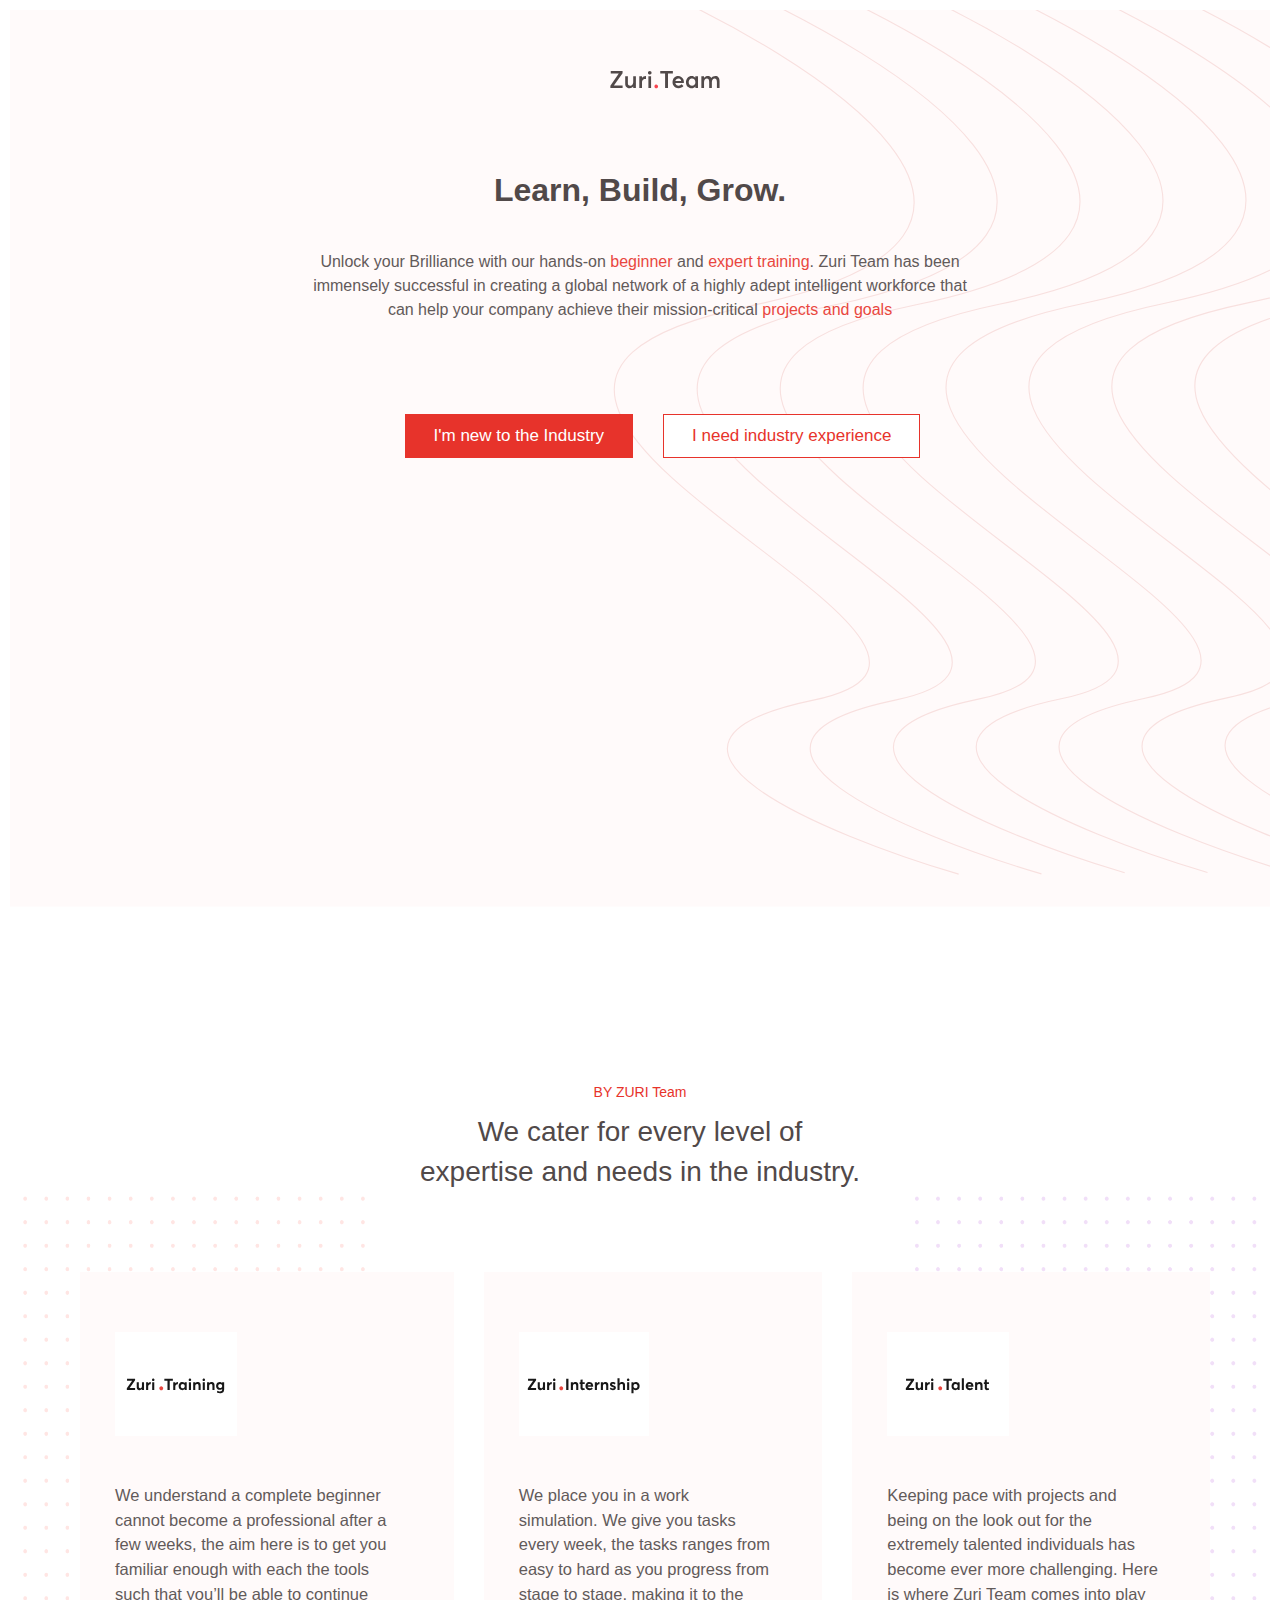
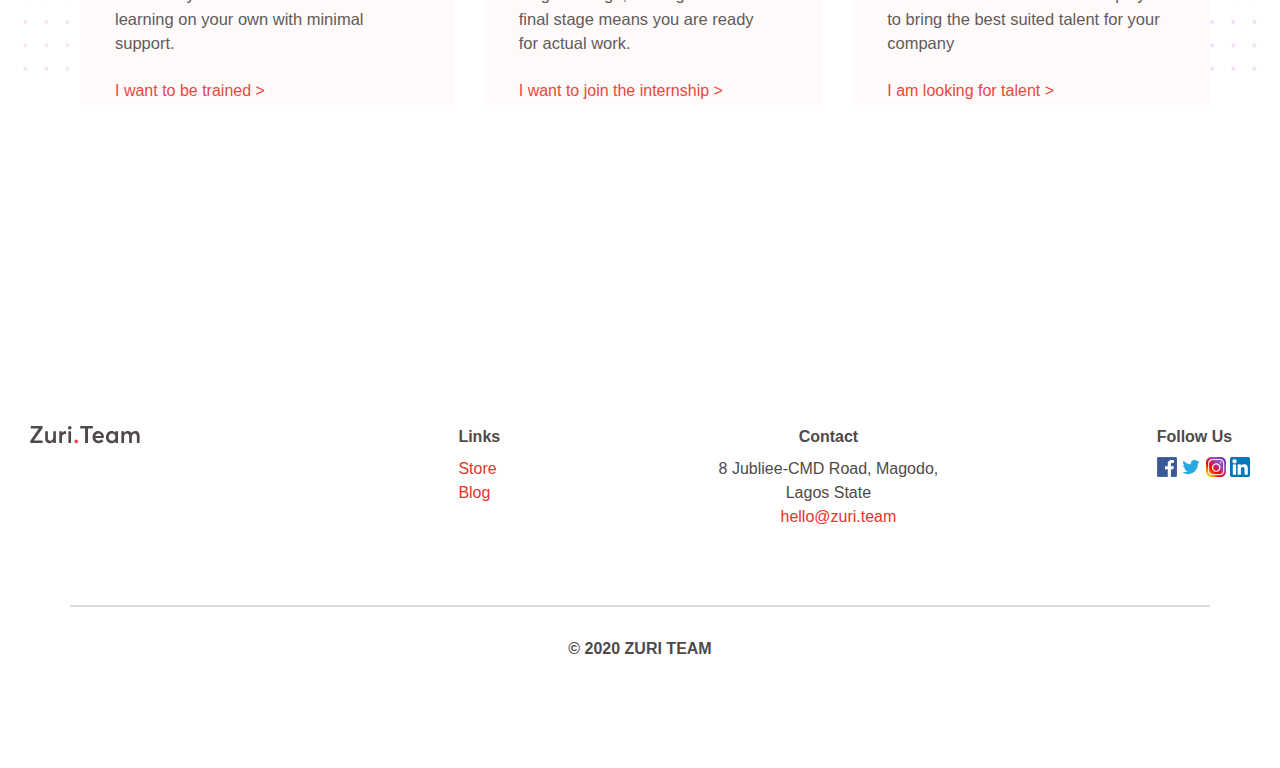
<file: index.html>
<!DOCTYPE html>
<html lang="en">
<head>
    <meta charset="UTF-8">
    <meta http-equiv="X-UA-Compatible" content="IE=edge">
    <meta name="viewport" content="width=device-width, initial-scale=1.0">
    <link href="./images/Zuri-favicon.png" rel="icon" sizes="16x16 32x32" type="image/png">
    <link rel="stylesheet" href="./style.css">
    
    <title>Zuri | Learn, Build, Grow.</title>
</head>
<body>

    <main>
        <section class="content-1">
            <div class="top-image">
                <img alt="Zuri logo" class="zuri-img" src="./images/zuri-logo-full.svg">
            </div>
            <div class="intro">
                <h2>Learn, Build, Grow.</h2>
                <p>Unlock your Brilliance with our hands-on <a href="https://training.zuri.team">beginner</a> and <a href="https://internship.zuri.team">expert training</a>. Zuri Team has been immensely successful in creating a global network of a highly adept intelligent workforce that can help your company
                    achieve their mission-critical <a href="https://talent.zuri.team">projects and goals</a></p>
                <div class="button">
                    <a href="./industry.html">
                        <button class="my-button red-button">I'm new to the Industry</button>
                    </a>
                    <br>
                    <a href="experience.html">
                        <button class="my-button white-button">I need industry experience</button>
                    </a>
                </div>
            </div>
        </section>

        <section class="content-2">
            <div class="content-a">
                <h3>BY ZURI Team</h3>
                <p>We cater for every level of <br> expertise and needs in the industry.</p>
            </div>

            <div class="container">
                <div class="box-a">
                    <img alt="Zuri Training Logo" src="./images/zuri-training-img.svg">
                    <p>We understand a complete beginner cannot become a professional after a few weeks, the aim here is to get you familiar enough with each the tools such that you’ll be able to continue learning on your own with minimal support.</p>
                    <h3><a href="https://training.zuri.team/">I want to be trained &gt;</a></h3>
                </div>
    
                <div class="box-b">
                    <img alt="Zuri Internship Logo" src="./images/zuri-internship-img.svg">
                    <p>We place you in a work simulation. We give you tasks every week, the tasks ranges from easy to hard as you progress from stage to stage, making it to the final stage means you are ready for actual work.  </p>
                    <h3><a href="https://internship.zuri.team/">I want to join the internship &gt;</a></h3>
                </div>
    
                <div class="box-c">
                    <img alt="Zuri Talent Logo" src="./images/zuri-talent-img.svg">
                    <p>Keeping pace with projects and being on the look out for the extremely talented
                     individuals has become ever more challenging. Here is where Zuri Team comes into play to bring the best suited talent for your company</p>
                    <h3><a href="https://talent.zuri.team/">I am looking for talent &gt;</a></h3>
                </div>
            </div>
    
        </section>
    </main>

    <footer>
        <div class="footer-container">
            <div>
                <img alt="Zuri Logo" class="footer-logo" src="./images/zuri-logo-full.svg">
            </div>

      
            <div class="links">
                <h3>Links</h3>              
                <a href="https://flutterwave.com/store/zuriteam">
                    <p>Store</p>
                </a>
                <a href="https://blog.zuri.team">
                    <p>Blog</p>
                </a>
            </div>

            <div class="contact">
                <div id="contact-id"><h3>Contact</h3></div>
                <div class="address">
                    <p >8 Jubliee-CMD Road, Magodo, <br>Lagos State</p>
                </div>
                <div class="email">
                    <p>
                    <a href="mailto:hello@zuri.com" >
                        hello@zuri.team
                    </a>
                    </p>
                </div>
            </div>
            <div class="follow">
                <h3>Follow Us</h3>
                <div class="contact-icons">
                    <a target="_blank" href="https://web.facebook.com/thezuriteam"> <img alt="Zuri Facebook Handle" src="./images/facebook-logo.png" width="20px"> </a>
                    <a target="_blank" href="https://twitter.com/theZuriTeam"> <img alt="Zuri Twitter Handle" src="./images/twitter-logo.png" width="20px">  </a>
                    <a target="_blank" href="https://www.instagram.com/thezuriteam/"> <img alt="Zuri Instagram Handle" src="./images/insta-logo.png" width="20px"> </a>
                    <a href="#"> <img alt="Zuri LinkedIn Handle" src="./images/linkedin-logo.png" width="20px"> </a>
                </div>
            </div>
        </div>

        <div class="line">
            <hr>
        </div>

        <div class="copyright">
            <p> © 2020 ZURI TEAM </p>
        </div>

    </footer>
</body>
</html>
</file>
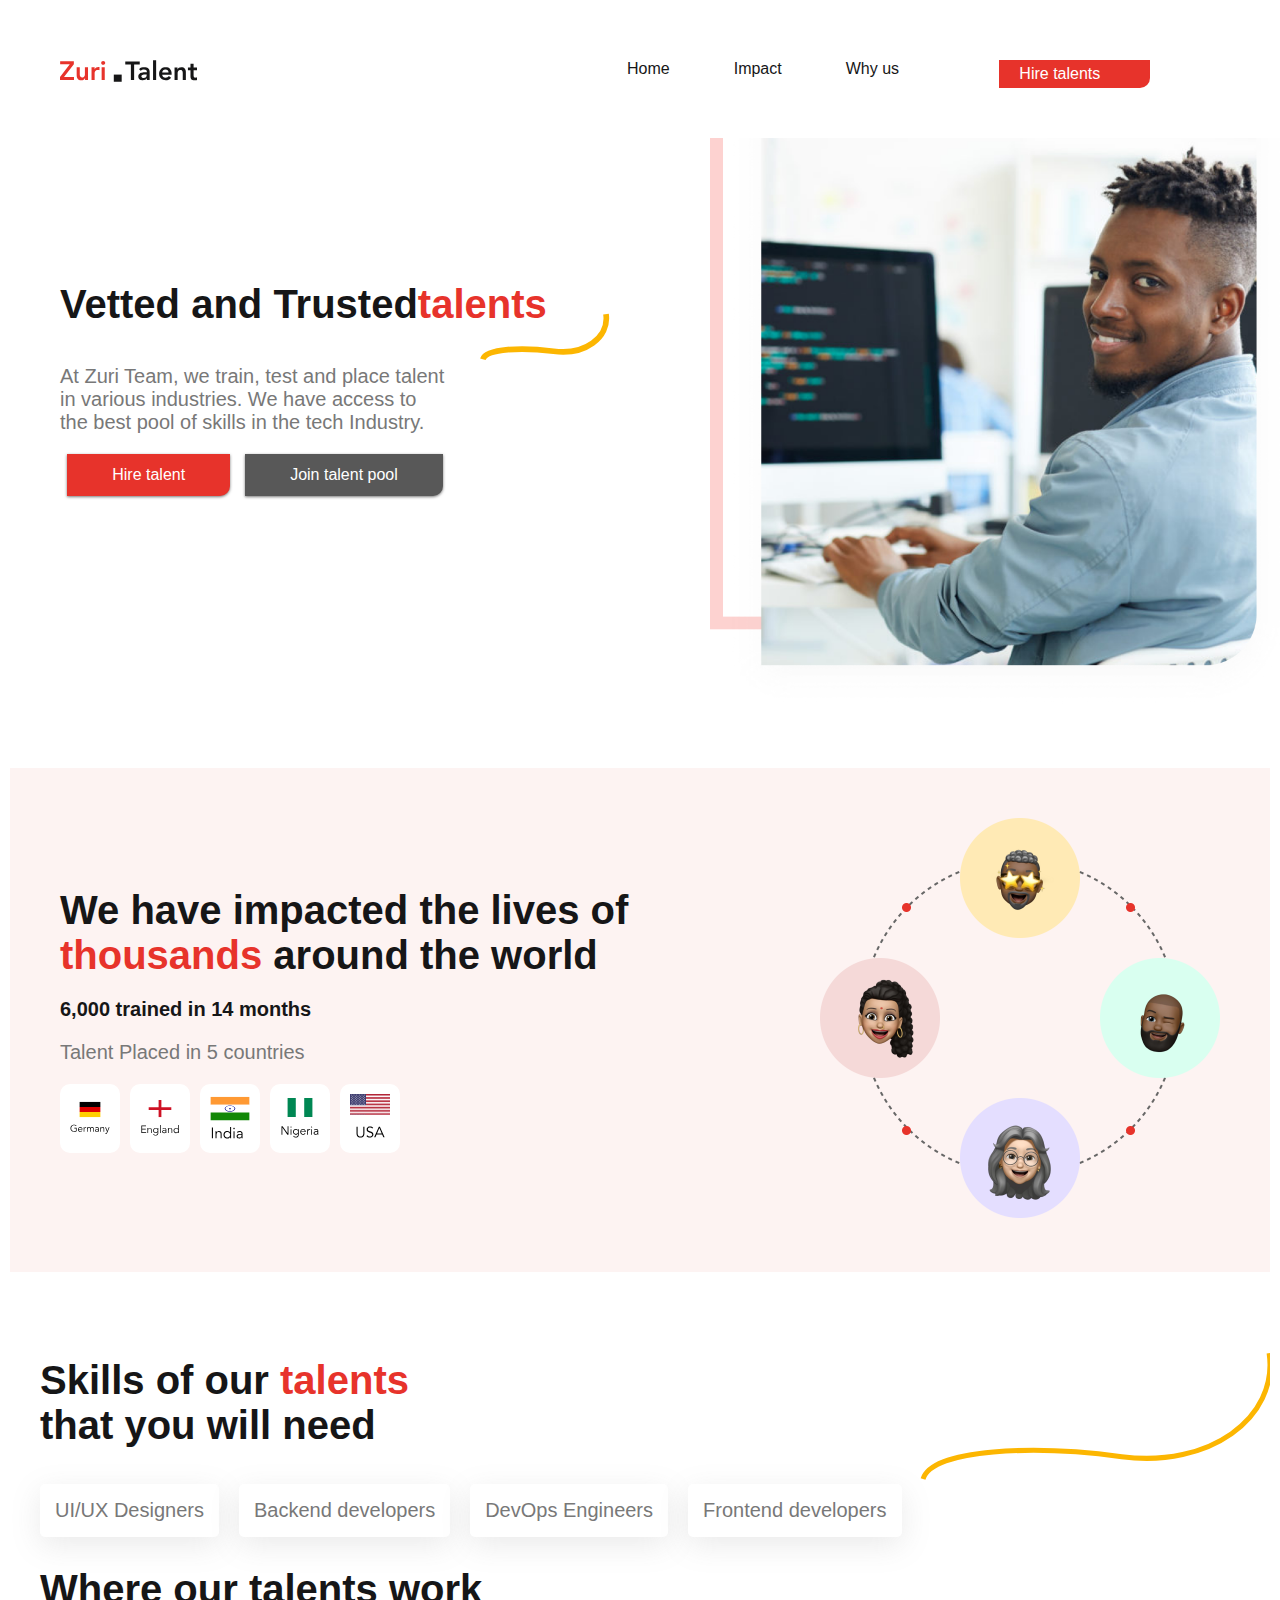
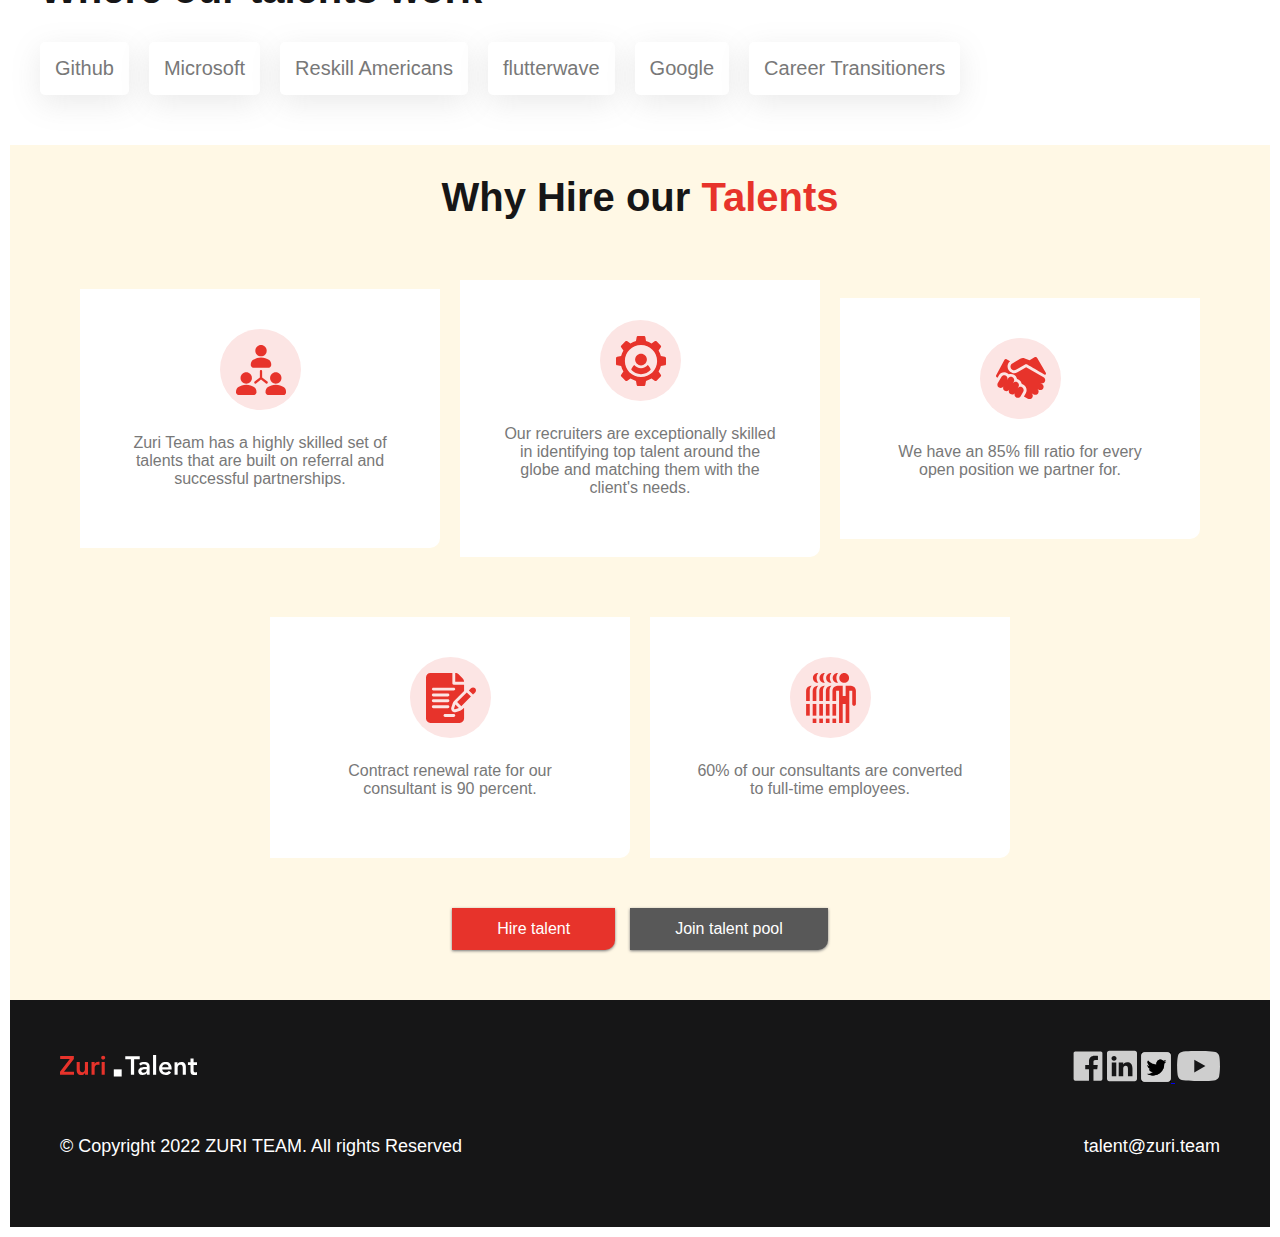
<file: experience.html>
<!DOCTYPE html>
<html lang="en">

<head>
    <meta charset="UTF-8">
    <meta http-equiv="X-UA-Compatible" content="IE=edge">
    <meta name="viewport" content="width=device-width, initial-scale=1.0">
    <title>Zuri</title>
    <link rel="stylesheet" href="experience.css">
    <link href="./images/Zuri-favicon.png" rel="icon" sizes="16x16 32x32" type="image/png">
</head>

<body>
    <nav class="nav-container">
        <div><img src="./images1/logo2.svg" alt=""></div>
        <div class="nav-links"> <a href="">Home</a>
            <a href="#impact">Impact</a>
            <a href="#why us">Why us</a>
        </div>
        <div class="btn-1">
            <a id="hire-text" href="">Hire talents</a>
        </div>
    </nav>

    <section>
        <div class="first-section">
            <div class="left-content">
                <p>Vetted and Trusted<span>talents</span></p>
                <img src="./images1/thick2.svg" alt="" class="thick-2">
                <p class="p-one">At Zuri Team, we train, test and place talent in various industries. We have access to the best pool of skills in the tech Industry. </p>

                <div class="btns">
                    <a href=""><button class="left">Hire talent</button></a>
                    <a href=""><button class="right">Join talent pool</button></a>
                </div>
            </div>
            <div>
                <img class="section1-image" src="./images1/section1.png" alt="">
            </div>
            <div>
                <img class="line-1" src="./images1/line1.svg" alt="">
            </div>

        </div>

    </section>

    <section>
        <div class="section-2" id="impact">
            <div>
                <p>We have impacted the lives of <span>thousands</span> around the world</p>
                <p class="p-two">6,000 trained in 14 months</p>
                <p class="p-one">Talent Placed in 5 countries</p>
                <div class="flags">
                    <img class="flag-border" id="flag-size" src="./images1/GER.svg" alt="">
                    <img class="flag-border" id="flag-size" src="./images1/ENG.svg" alt="">
                    <img class="flag-border" id="flag-size" src="./images1/ind.svg" alt="">
                    <img class="flag-border" id="flag-size" src="./images1/NIG.svg" alt="">
                    <img class="flag-border" id="flag-size" src="./images1/ussa.svg" alt="">
                </div>
            </div>
            <div>
                <img class="image" src="./images1/section2.png" alt="">

            </div>

        </div>
    </section>

    <section class="section-3">
        <div class="header-line">
            <div>
                <p class="p-three" id="header-text">Skills of our <span>talents</span> that you will need</p>
            </div>
            <div>
                <img class="line-3" src="./images1/line1.svg" alt="">
            </div>
        </div>

        <div class="talent-list">
            <a href=""> <button class="talent-btns">UI/UX Designers</button></a>
            <a href=""> <button class="talent-btns">Backend developers</button></a>
            <a href=""> <button class="talent-btns">DevOps Engineers</button></a>
            <a href=""> <button class="talent-btns">Frontend developers</button></a>
        </div>

        <div>
            <p class="p-three" id="header-text">Where our talents work</p>
        </div>

        <div class="talent-list">
            <a href=""> <button class="talent-btns">Github</button></a>
            <a href=""> <button class="talent-btns">Microsoft</button></a>
            <a href=""> <button class="talent-btns">Reskill Americans</button></a>
            <a href=""> <button class="talent-btns">flutterwave</button></a>
            <a href=""> <button class="talent-btns">Google</button></a>
            <a href=""> <button class="talent-btns">Career Transitioners</button></a>
        </div>

    </section>

    <section class="section-4" id="why us">
        <div>
            <p class="p-four">Why Hire our <span>Talents</span></p>
        </div>

        <!-- <div>
            <img class="rope" src="./images1/rope.svg" alt="">
        </div> -->

        <div class="why-hire">
            <div class="containers">
                <img class="container-icons" src="./images1/people.svg" alt="">
                <p class="p-five">Zuri Team has a highly skilled set of talents that are built on referral and successful partnerships.</p>
            </div>

            <div class="containers">
                <img class="container-icons" src="./images1/mech.svg" alt="">
                <p class="p-five">Our recruiters are exceptionally skilled in identifying top talent around the globe and matching them with the client's needs.</p>
            </div>

            <div class="containers">
                <img class="container-icons" src="./images1/hand2.svg" alt="">
                <p class="p-five">We have an 85% fill ratio for every open position we partner for.</p>
            </div>
        </div>

        <div class="why-hire">
            <div class="containers">
                <img class="container-icons" src="./images1/write.svg" alt="">
                <p class="p-five">Contract renewal rate for our consultant is 90 percent.</p>
            </div>

            <div class="containers">
                <img class="container-icons" src="./images1/many.svg" alt="">
                <p class="p-five">60% of our consultants are converted to full-time employees.</p>
            </div>

        </div>

        <div class="btns-1">
            <a href=""><button class="left">Hire talent</button></a>
            <a href=""><button class="right">Join talent pool</button></a>
        </div>
    </section>

    <footer>
        <div class="logo-social">
            <div><img src="./images1/logo.svg" alt=""></div>
            <div>
                <a target="_blank" href="https://web.facebook.com/thezuriteam">
                    <img class="icons" src="./images1/facebook.svg" alt=""></a>
                <a target="_blank" href="https://www.linkedin.com/company/zuri-team">
                    <img class="icons" src="./images1/linkd.svg" alt=""></a>
                <a target="_blank" href="https://twitter.com/theZuriTeam">
                    <img src="./images1/twit.png " alt=" " style="width: 30px ; ">
                </a>
                <a target="_blank" href="https://youtube.com/thezuriteam">
                    <img class="icons " src="./images1/youtube.svg " alt=" " style="width: 45px ; ">
                </a>
            </div>
        </div>

        <div class="copyright">
            <div>
                <p class="copyright-info">© Copyright 2022 ZURI TEAM. All rights Reserved</p>
            </div>

            <div>
                <a target="_blank" class="copyright-info" href="mailto:talent@zuri.team">talent@zuri.team</a>
            </div>
        </div>
    </footer>
</body>

</html>
</file>
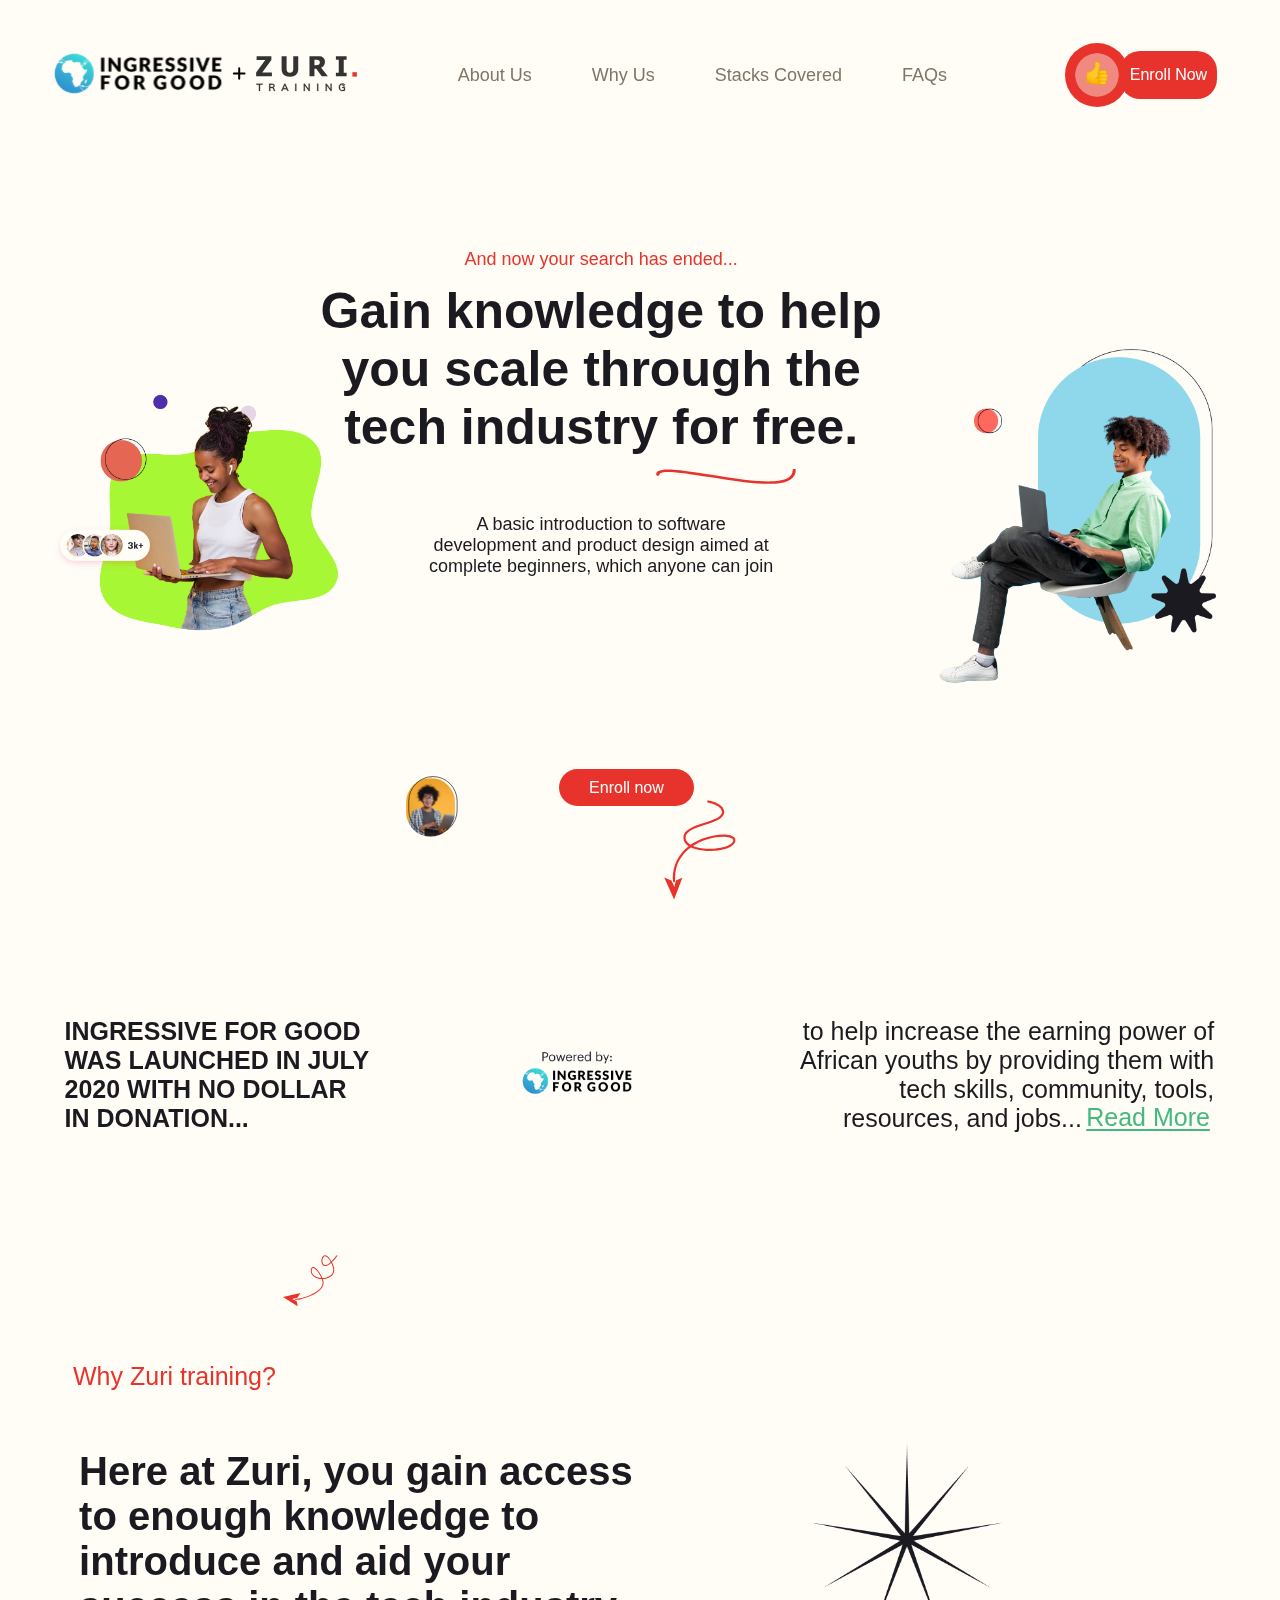
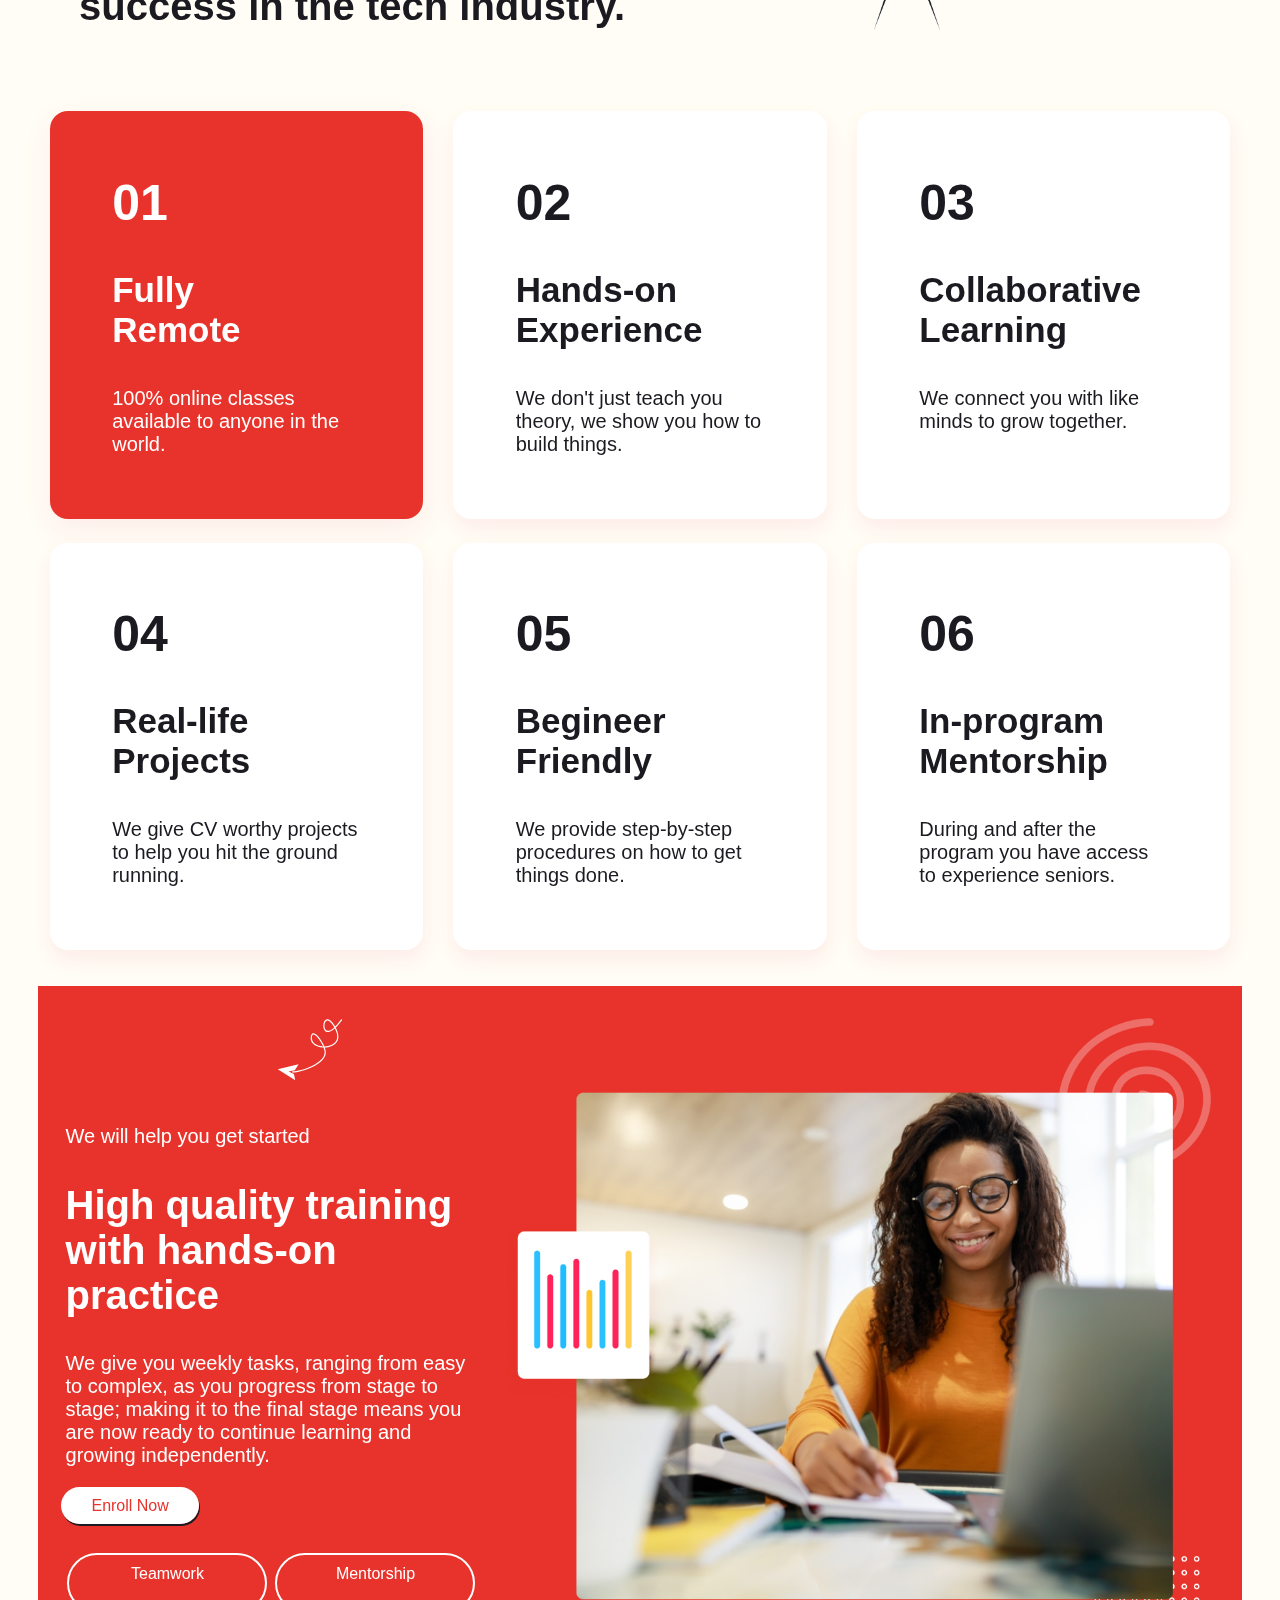
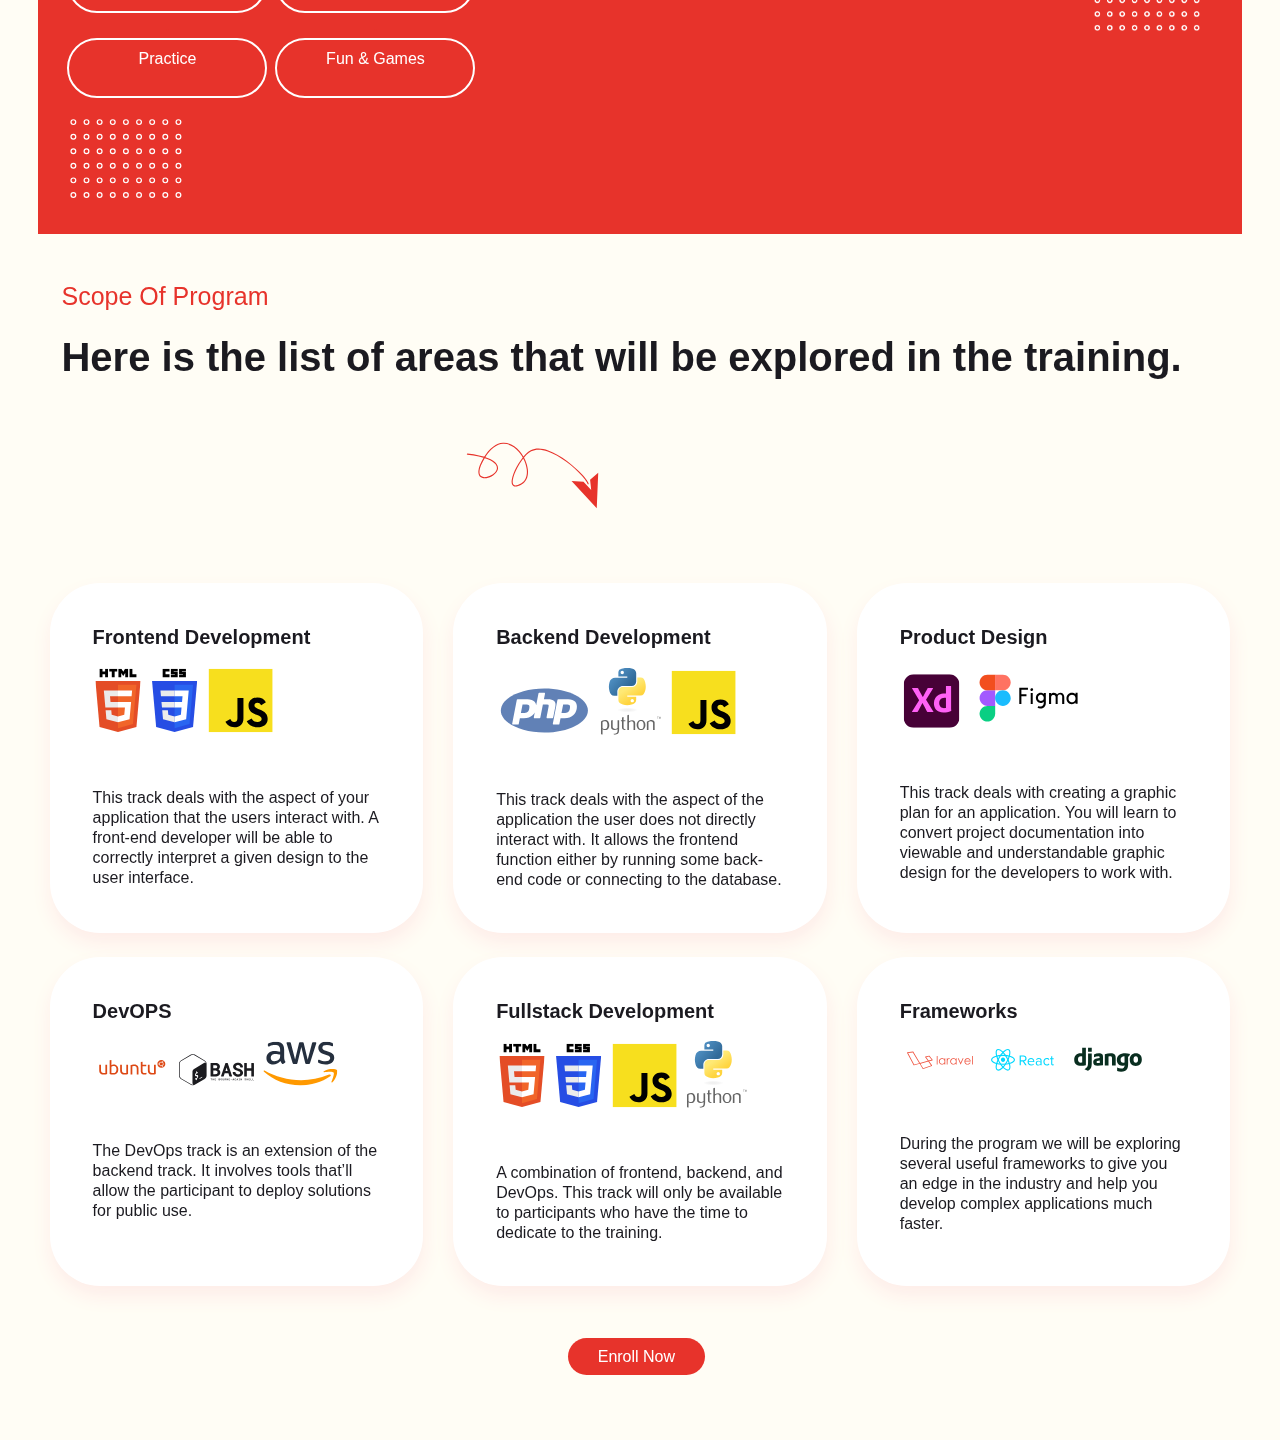
<file: industry.html>
<!DOCTYPE html>
<html lang="en">

<head>
    <meta charset="UTF-8">
    <meta http-equiv="X-UA-Compatible" content="IE=edge">
    <meta name="viewport" content="width=device-width, initial-scale=1.0">
    <title>Zuri</title>
    <link rel="stylesheet" href="industry.css">
    <link href="./images/Zuri-favicon.png" rel="icon" sizes="16x16 32x32" type="image/png">


</head>

<body>
    <header class="nav-container">
        <div><img src="./images1/zuri logo.svg" alt="zurilogo"></div>
        <div>
            <nav>
                <a href="#">About Us</a>
                <a href="#">Why Us</a>
                <a href="#">Stacks Covered</a>
                <a href="#">FAQs</a>
            </nav>
        </div>

        <div class="btn">
            <img src="./images1/thumbs.png" alt="Thumb image" class="thumbs">
            <a class="link" href="#">Enroll Now</a>
        </div>
    </header>

    <section class="first-section">
        <div>
            <img src="/images1/lady1.jpg" alt="Image of a Lady" class="lady">
        </div>
        <div class=header-font>
            <p>And now your search has ended...</p>
            <h1>Gain knowledge to help you scale through the tech industry for free.</h1>
            <img src="./images1/line.svg" alt="Line" class="line">
            <p class="p-2">A basic introduction to software development and product design aimed at complete beginners, which anyone can join</p>
        </div>
        <div>
            <img src="./images1/male1.jpg" alt="Picture of a male" class="male">

        </div>

    </section>

    <section>
        <div class="btn-content">
            <div>
                <img src="/images1/maleface.svg" alt="Face of a male" class="maleface">
            </div>
            <div class="btn-1">
                <div><a class="link-2" href="#">Enroll now</a>
                    <img src="./images1/section1wire.svg" alt="Image of a wire" class="wire">
                </div>
            </div>
        </div>
    </section>

    <section>

        <div class="container">

            <div class="left-content">
                <p class="p-3">INGRESSIVE FOR GOOD WAS LAUNCHED IN JULY 2020 WITH NO DOLLAR IN DONATION...</p>
            </div>

            <div>
                <img src="./images1/ingresive.jpg" alt="Ingressive Logo" class="ingressive">
            </div>

            <div>
                <p class="p-4"> to help increase the earning power of African youths by providing them with tech skills, community, tools, resources, and jobs...<a id="readmore" href="">Read More</a></p>

            </div>

        </div>

    </section>

    <section>
        <div>
            <div>
                <img src="./images1/section3wire.svg" alt="Image of a wire" class="wire2">
            </div>

            <div>
                <p class="p-5">Why Zuri training?</p>
            </div>


            <div class="container-1">

                <div>
                    <p class="p-6">Here at Zuri, you gain access to enough knowledge to introduce and aid your success in the tech industry.</p>
                </div>

                <div>
                    <img src="./images1/Star.jpg" alt="Star image" class="star">
                </div>


            </div>

        </div>
    </section>

    <section>
        <div class="cards">
            <div class="card-1">
                <h1 id="card-h0">01</h1>
                <p id="card-h03">Fully <br> Remote</p>
                <p id="card-p0">100% online classes available to anyone in the world.</p>
            </div>

            <div class="card-2">
                <h1 id="card-h1">02</h1>
                <p id="card-h3">Hands-on Experience</p>
                <p id="card-p">We don't just teach you theory, we show you how to build things.</p>
            </div>

            <div class="card-2">
                <h1 id="card-h1">03</h1>
                <p id="card-h3">Collaborative Learning</p>
                <p id="card-p">We connect you with like minds to grow together.

                </p>
            </div>

        </div>
        <div class="cards">
            <div class="card-2">
                <h1 id="card-h1">04</h1>
                <p id="card-h3">Real-life Projects</p>
                <p id="card-p">We give CV worthy projects to help you hit the ground running.

                </p>
            </div>

            <div class="card-2">
                <!-- <img src="./curve5.svg" alt="" id="curve-5"> -->
                <h1 id="card-h1">05</h1>
                <p id="card-h3">Begineer Friendly</p>
                <p id="card-p">We provide step-by-step procedures on how to get things done.</p>
            </div>

            <div class="card-2">
                <h1 id="card-h1">06</h1>
                <p id="card-h3">In-program Mentorship</p>
                <p id="card-p">During and after the program you have access to experience seniors.</p>
            </div>

        </div>

    </section>

    <section>

        <div class="container-2">
            <div class="left-content-1">
                <img src="./images1/section5wire.svg" alt="Image of a wire" class="wire3">
                <p class="p-7">We will help you get started</p>
                <p class="p-8">High quality training with hands-on practice</p>
                <p class="p-7">We give you weekly tasks, ranging from easy to complex, as you progress from stage to stage; making it to the final stage means you are now ready to continue learning and growing independently.</p>
                <a class="link-3" href="#">Enroll Now</a>

                <div class="mini-links">
                    <div>
                        <div class="left-mini">Teamwork</div>
                        <p>.</p>
                        <div class="left-mini">Practice</div>
                    </div>

                    <div>
                        <div class="right-mini">Mentorship</div>
                        <p>.</p>
                        <div class="right-mini">Fun & Games</div>
                    </div>
                </div>

                <div>
                    <img src="./images1/dotsection5.svg" alt="" class="dot-1">
                </div>

            </div>
            <div>
                <img src="./images1/section5-image.png" alt="" class="image">

            </div>
        </div>
    </section>

    <section>
        <div>
            <p class="p-9">Scope Of Program</p>
            <p class="p-10">Here is the list of areas that will be explored in the training.</p>
            <img src="./images1/section6.svg" alt="" class="wire4">
        </div>

        <div class="course-cards">
            <div class="card-a">
                <h1 class="p-11">Frontend Development</h1>
                <div id="logo-1">
                    <img src="./images1/html.svg" alt="">
                    <img src="./images1/css-3 logo.svg" alt="">
                    <img src="./images1/javascript logo.svg" alt="">
                </div>
                <p class="p-12">This track deals with the aspect of your application that the users interact with. A front-end developer will be able to correctly interpret a given design to the user interface.</p>
            </div>

            <div class="card-a">
                <h1 class="p-11">Backend Development</h1>
                <div id="logo-1">
                    <img src="./images1/php2 logo.svg" alt="">
                    <img src="./images1/python-4 logo.svg" alt="">
                    <img src="./images1/javascript logo.svg" alt="">
                </div>
                <p class="p-12">This track deals with the aspect of the application the user does not directly interact with. It allows the frontend function either by running some back-end code or connecting to the database.</p>
            </div>

            <div class="card-a">
                <h1 class="p-11">Product Design</h1>
                <div id="logo-1">
                    <img src="./images1/adobe-xd logo.svg" alt="">
                    <img src="./images1/Figma logo.svg" alt="">
                </div>
                <p class="p-12">This track deals with creating a graphic plan for an application. You will learn to convert project documentation into viewable and understandable graphic design for the developers to work with.</p>
            </div>

        </div>

        <div class="course-cards">
            <div class="card-a">
                <h1 class="p-11">DevOPS</h1>
                <div id="logo-1">
                    <img src="./images1/Ubuntu logo.svg" alt="" id="logo-a">
                    <img src="./images1/Bash logo.svg" alt="" id="logo-a">
                    <img src="./images1/aws logo.svg" alt="" id="logo-a">
                </div>
                <p class="p-12">The DevOps track is an extension of the backend track. It involves tools that’ll allow the participant to deploy solutions for public use.</p>
            </div>

            <div class="card-a">
                <h1 class="p-11">Fullstack Development</h1>
                <div id="logo-1">
                    <img src="./images1/html.svg" alt="">
                    <img src="./images1/css-3 logo.svg" alt="">
                    <img src="./images1/javascript logo.svg" alt="">
                    <img src="./images1/python-4 logo.svg" alt="">
                </div>
                <p class="p-12">A combination of frontend, backend, and DevOps. This track will only be available to participants who have the time to dedicate to the training.</p>
            </div>

            <div class="card-a">
                <h1 class="p-11">Frameworks</h1>
                <div id="logo-1">
                    <img src="./images1/Laravel logo.svg" alt="" id="logo-a">
                    <img src="./images1/React logo.svg" alt="" id="logo-a">
                    <img src="./images1/Django logo.svg" alt="" id="logo-a">
                </div>
                <p class="p-12">During the program we will be exploring several useful frameworks to give you an edge in the industry and help you develop complex applications much faster.</p>
            </div>

        </div>

        <div class="btn-4">
            <a class="link-4" href="">Enroll Now</a>
        </div>
    </section>


    <section>




    </section>


</body>

</html>
</file>
<file: style.css>
@import url('http://fonts.cdnfonts.com/css/graphik');

@font-face {
    font-family: Averta;
    src: url(https://res.cloudinary.com/dafsch2zs/raw/upload/v1596618987/Zuri%20Landing/AvertaDemoPECuttedDemo-Regular_dghpn7.otf);
}

* {
    margin: 0;
    padding: 0;
    box-sizing: border-box;
    font-family: 'Averta' 'Graphik' sans-serif;
}

body{
    width: 100%;
    padding: 10px;
    font-size: 16px;
    line-height: 1.5;
    color: #514949;
    text-align: left;
    background-color: white;
    text-decoration: none;
    font-family: 'Averta', 'Graphik', sans-serif;
}

body a {
    text-decoration: none;
    color: #E7332B;
}

.content-1 {
    height: 100vh;
    background-image: url(./images/hero-bg.svg);
    background-size: cover;
    background-position: center center;
    background-repeat: no-repeat;
}

.top-image {
    margin: auto;
    display: flex;
    padding-top: 60px;
    margin-bottom: 67px;
}

.zuri-img {
    display: flex;
    margin-left: 550px;
}

.intro {
    padding: 10px;
    max-width: 700px;
    margin: 0 auto;
    text-align: center;
}

.intro h2 {
    color: #514949;
    font-size: 2rem;;
    font-weight: 800;
    margin-bottom: 36px;
    text-align: center;
    line-height: 48px;
}

.intro p{
    margin-top: 0;
    margin-bottom: 1rem;
    line-height: 24px;
    color: #514949;
    opacity: 0.9;
    text-align: center;
}


.button{
    margin-top: 82px;
    margin-left: 45px;
    display: flex;
    flex-wrap: wrap;
    justify-content: center;
    padding: 10px;
    gap: 3px;
}

.my-button {
    padding: 11px 28px;
    border: 1px solid #E7332B;
    font-size: 17px;
}

.red-button {
    background-color: #E7332B;
    color: white;
    margin-right: 24px;
}


.white-button {
    background-color: white;
    color: #E7332B;
}

.red-button:hover{
    background-color: white;
    color: #E7332B;
}

.white-button:hover{
    background-color: #E7332B;
    color: white;
}

section.content-2 {
    background-color: white;
    overflow: hidden;
}

.content-a {
    margin-top: 170px;
    text-align: center;
}

.content-a h3 {
    font-size: 14px;
    line-height: 24px;
    color: #E7332B;
    font-weight: 100;
}

.content-a p {
    font-size: 28px;
    line-height: 40px;
    color: #514949;
    text-align: center;
    margin-top: 8px;
}
 .container {
    margin-top: 0;
    padding-top: 0;
    display: flex;
    flex-direction: row;
    gap: 30px;
    padding-top: 50px; 
    padding-left: 2px;
    color: #514949;
    font-size: 16.5px;
    font-weight: 200;
    opacity: 0.9;
 }

 .container img {
    margin-top: 60px;
    margin-left: 35px;
    padding-bottom: 40px;
 }
  
 .box-a { 
    background-color: #fffafa;
    margin-left: 10px;
} 

 .box-b {
    background-color: #fffafa;
 }

 .box-c {
    background-color: #fffafa;
}

.container p {
    margin-left: 35px;
    padding-right: 50px;
    padding-bottom: 20px;
}
.container a {
    font-size: 16px;
    padding-left: 35px;
    font-weight: 100;
}
 .footer-container{
    margin-top: 300px;
    padding-top: 10px;
    display: flex;
    flex-direction: row;
    justify-content: space-between;
    margin-bottom: 56px;
    padding: 20px;
}

.footer-container h3{
    font-size: 16px;
    font-weight: 700;
    color: #514949;
    margin-bottom: 8px;
}

.line hr {
    margin-left: 60px;
    margin-right: 60px;
    opacity: 0.2;
    border: 0.7px solid #514949;
}

.copyright p {
    padding-top: 30px;
    text-align: center;
    font-size: 16px;
    line-height: 24px;
    font-weight: bold;
    color: #514949;
    padding-bottom: 97px;
}

/* Extra small devices (phones, 600px and down) */
@media only screen and (max-width: 600px) {
    .content-1 {
        align-items: center;
    }

    .top-image {
        margin-left: -70px !important;
        display: flex;
        padding-top: 60px;
        margin-bottom: 67px;
    }

    .zuri-img {
        display: flex;
    }

    .white-button {
        margin-top: 20px;
        margin-right: 20px;
    }

    .container {
        flex-direction: column;
    }

    .container p {
        font-size: 17px;
        background-image: none !important;
    }

    .footer-container {
        flex-direction: column;
        align-items: center;
    }

    .footer-logo {
        width: 150px;
        padding-bottom: 30px;
    }

    .footer-container h3 {
        font-size: x-large;
    }

    .links p {
        font-size: 16px;
        padding-bottom: 10px;
        padding-left: 10px;
    }

    #contact-id {
        padding-left: 80px;
    }

    .address {
        text-align: center;
        font-size: 14px;
        padding-right: 5px;
        padding-bottom: 20px;
        padding-left: 30px;
    }

    .email {
        padding-left: 75px;
        font-size: 14px;
        font-weight: 100;
        padding-bottom: 30px;
    }

    .follow {
        text-align: center;
    }

    .follow h3 {
        font-size: x-large;
        padding-bottom: 10px;
        padding-left: 10px;
    }

    .line {
        padding-top: 70px;
    }
}


/* Medium devices (landscape tablets, 768px and up) */
@media only screen and (max-width: 768px) {
    .content-1 {
        align-items: center;
    }

    .zuri-img {
        display: flex;
        margin-left: 320px !important;
    }

    .container {
        flex-direction: column;
    }

    .container p {
        font-size: 17px;
        background-image: none !important;
    }

    .footer-container {
        flex-direction: column;
        align-items: center;
    }

    .footer-logo {
        width: 150px;
        padding-bottom: 30px;
    }

    .footer-container h3 {
        font-size: x-large;
    }

    .links p {
        font-size: 16px;
        padding-bottom: 10px;
        padding-left: 10px;
    }

    #contact-id {
        padding-left: 80px;
    }

    .address {
        text-align: center;
        font-size: 14px;
        padding-right: 5px;
        padding-bottom: 20px;
        padding-left: 30px;
    }

    .email {
        padding-left: 75px;
        font-size: 14px;
        font-weight: 100;
        padding-bottom: 30px;
    }

    .follow {
        text-align: center;
    }

    .follow h3 {
        font-size: x-large;
        padding-bottom: 10px;
        padding-left: 10px;
    }

    .line {
        padding-top: 70px;
    }
}

/* Large devices (laptops/desktops, 992px and up) */
@media only screen and (max-width: 992px) {
    .content-1 {
        align-items: center;
    }

    .zuri-img { 
        display: flex;
        margin-left: 450px;
    }

    .container p {
        font-size: 17.5px;
    }
}

/* Extra large devices (large laptops and desktops, 1200px and up) */
@media only screen and (min-width: 1200px) {
    .zuri-img { 
        display: flex;
        margin-left: 600px;
    }
    
    .container {
    padding-top: 80px; 
    padding-left: 60px;
    padding-right: 60px; 
    background-image: url('./images/left-img.png'), url('./images/right-img.png');
    background-repeat:no-repeat;
    background-size: 355px 475px, 355px 475px;
    background-position: top 10% left 0%, top 10% right 0%;
    }

    .address {
        margin-right: 200px;
    }

    .links {
        padding-left: 300px;
    }

    .contact {
        padding-top: 0;
        text-align: center;
    }

    .contact p {
        text-align: center;
        padding-left: 200px;
        
    }

    .email p {
        padding-right: 180px;
    }
}
</file>
<file: experience.css>
@import url('http://fonts.cdnfonts.com/css/graphik');
* {
    padding: 0%;
    margin: 0%;
    box-sizing: border-box;
}

body {
    background-color: #ffffff;
    /* margin: auto; */
    width: 100%;
    padding: 10px;
}

.nav-container {
    display: flex;
    background-color: #ffffff;
    padding: 50px;
    position: fixed;
}

nav a {
    text-decoration: none;
    font-size: 16px;
    font-family: 'Graphik', sans-serif;
    color: #161617;
    padding: 30px;
    /**/
}

#hire-text {
    color: #ffffff;
    margin-left: -20px;
}

.btn-1 {
    background-color: #e7332b;
    width: 270px;
    border-bottom-right-radius: 10px;
    padding-left: 10px;
    margin-right: 80px;
    padding: 5px 10px;
}

.nav-links {
    padding-left: 400px;
    width: 100%;
}


/*session 1*/

.first-section {
    display: flex;
    /* width: 100%; */
    align-items: center;
    padding: 50px;
}

.left-content {
    align-items: left;
}

p {
    font-size: 40px;
    font-family: 'Graphik', sans-serif;
    color: #161617;
    font-weight: 600;
    padding-bottom: 20px;
}

p span {
    color: #e7332b;
}

.p-one {
    font-size: 20px;
    font-family: 'Graphik', sans-serif;
    font-weight: 400;
    color: #787878;
    width: 70%;
}

.thick-2 {
    width: 130px;
    margin-left: 420px;
    margin-top: -200px;
}

.section1-image {
    width: 65vh;
    margin-left: 100px;
}

.btns {
    display: flex;
    column-gap: 15px;
    margin-left: -160px;
    align-items: center;
    justify-content: center;
}

.left {
    background-color: #e7332b;
    text-decoration: none;
    padding: 12px 45px;
    font-size: 16px;
    font-family: 'Graphik', sans-serif;
    color: #ffffff;
    border: 0px;
    border-bottom-right-radius: 10px;
    box-shadow: 0px 1px 3px #787878;
    cursor: pointer;
}

.left:hover {
    box-shadow: 1px 2px 4px #787878;
}

.right {
    background-color: #585858;
    text-decoration: none;
    padding: 12px 45px;
    font-size: 16px;
    font-family: 'Graphik', sans-serif;
    color: #ffffff;
    border: 0px;
    border-bottom-right-radius: 10px;
    box-shadow: 0px 1px 3px #787878;
    cursor: pointer;
}

.right:hover {
    box-shadow: 1px 2px 4px #787878;
}

.line-1 {
    width: 150px;
}


/*session 2*/

.section-2 {
    display: flex;
    padding: 50px;
    background-color: #fdf3f2;
    align-items: center;
    justify-content: center;
}

.image {
    width: 400px;
}

.p-two {
    font-size: 20px;
    font-family: 'Graphik', sans-serif;
    font-weight: 400 bold;
    color: #161617;
    width: 70%;
}

.flags {
    display: flex;
    gap: 10px;
}

.flag-border {
    background-color: #ffffff;
    border-radius: 10px;
}

#flag-size {
    width: 60px;
    padding: 10px;
}


/*session 3*/

.section-3 {
    background-color: #ffffff;
    align-items: center;
    padding-bottom: 50px;
    padding-top: 50px;
}

.p-three {
    font-size: 40px;
    font-family: 'Graphik', sans-serif;
    color: #161617;
    font-weight: 600;
    padding-top: 20px;
    padding: 30px;
    width: 60%;
}

.header-line {
    display: flex;
    align-items: center;
    gap: 50px;
}

.header-text {
    width: 100%;
}

.line-3 {
    width: 350px;
    margin-left: 120px;
    margin-top: 30px;
}

.talent-list {
    display: flex;
    align-items: center;
    gap: 20px;
    padding-left: 30px;
}

.talent-btns {
    font-size: 20px;
    font-family: 'Graphik', sans-serif;
    font-weight: 400;
    color: #787878;
    background-color: #ffffff;
    border: 0px;
    padding: 15px;
    border-radius: 5px;
    box-shadow: 0 8px 30px hsla(0, 0%, 48%, .16);
}


/*session 4*/

.section-4 {
    background-color: #fff8e5;
    align-items: center;
}

.p-four {
    font-size: 40px;
    font-family: 'Graphik', sans-serif;
    color: #161617;
    font-weight: 600;
    padding-top: 20px;
    padding: 30px;
    text-align: center;
}


/* .rope {
    margin-top: 10px;
} */

.why-hire {
    display: flex;
    padding: 30px;
    align-items: center;
    justify-content: center;
    gap: 20px;
}

.why-hire :hover {
    background-color: #161617;
}

.p-five {
    font-size: 16px;
    font-family: 'Graphik', sans-serif;
    font-weight: 400;
    color: #787878;
}

.containers {
    background-color: #ffffff;
    padding: 40px;
    width: 30%;
    height: auto;
    align-items: center;
    text-align: center;
    border-bottom-right-radius: 10px;
}

.container-icons {
    align-items: center;
    padding-bottom: 20px;
}

.btns-1 {
    display: flex;
    column-gap: 15px;
    align-items: center;
    padding-top: 20px;
    justify-content: center;
    padding-bottom: 50px;
}

footer {
    background-color: #161617;
    padding: 50px;
}

.logo-social {
    display: flex;
    align-items: center;
    justify-content: space-between;
}

.icons {
    width: 30px;
}

.copyright {
    display: flex;
    padding-top: 50px;
    justify-content: space-between;
}

.copyright-info {
    font-size: 18px;
    font-family: 'Graphik', sans-serif;
    font-weight: 400;
    color: #ffffff;
    text-decoration: none;
}

@media only screen and (max-width: 600px) {

}
</file>
<file: industry.css>
@import url('http://fonts.cdnfonts.com/css/graphik');
    * {
        padding: 1%;
        margin: 0%;
        box-sizing: border-box;
    }
    
    body {
        background-color: #fffdf5;
        margin: auto;
    }
    
    .nav-container {
        display: flex;
        align-items: center;
        /* position: fixed; */
        background-color: #fffdf5;
    }
    
    nav a {
        text-decoration: none;
        font-size: 18px;
        padding-left: 50px;
        font-family: 'Graphik', sans-serif;
        color: #817567;
    }
    
    nav {
        width: 50vw;
        padding-left: 30px;
    }
    
    .btn {
        display: flex;
        align-items: center;
        width: 100px;
    }
    
    .thumbs {
        background-color: #e7332b;
        border-radius: 100px;
        margin-left: -75px;
        padding: 10px;
        position: absolute;
        width: 5%;
    }
    
    .link {
        /* position: initial; */
        background-color: #e7332b;
        padding: 15px 10px;
        text-decoration: none;
        color: #ffffff;
        border-radius: 20px;
        margin-left: -20px;
        font-family: 'Graphik', sans-serif;
    }
    
    .btn {
        /* background-color: #e7332b; */
        width: 600px;
        padding: 3px 10px;
        border-radius: 20px;
        margin-left: 100px;
    }
    /* Section 2 */
    
    .first-section {
        display: flex;
        flex-direction: row;
        align-items: center;
        text-align: center;
        /* background-color: #817567; */
    }
    
    .lady {
        width: 150%;
        mix-blend-mode: darken;
        margin: auto;
        padding-top: 200px;
    }
    
    .male {
        width: 300px;
        mix-blend-mode: darken;
        padding-top: 200px;
    }
    
    .header-font {
        text-align: center;
        align-items: center;
        justify-content: center;
        width: 500%;
        padding-bottom: 50px;
    }
    
    h1 {
        color: #1b1a20;
        font-family: 'Graphik', sans-serif;
        text-align: center;
        font-size: 50px;
        width: 100%;
    }
    
    p {
        color: #e7332b;
        font-family: 'Graphik', sans-serif;
        text-align: center;
        font-size: 18px;
        margin: auto;
    }
    
    .p,
    .p-2 {
        color: #1b1a20;
        padding-top: 20px;
        position: relative;
        font-family: 'Graphik', sans-serif;
        width: 60%;
        text-align: center;
    }
    
    .line {
        width: 25%;
        margin-left: 250px;
    }
    
    .btn-1 {
        display: flex;
        flex-direction: column;
        color: #ffffff;
        align-items: center;
        justify-content: center;
        /* background-color: aqua; */
    }
    
    .link-2 {
        text-decoration: none;
        background-color: #e7332b;
        color: #ffffff;
        border-radius: 20px;
        font-family: 'Graphik', sans-serif;
        padding: 10px 30px;
    }
    
    .wire {
        width: 80px;
        margin-left: 100px;
    }
    
    .btn-content {
        display: flex;
        justify-content: center;
        gap: 50px;
    }
    
    .maleface {
        width: 70%;
        /* margin-right: 50px; */
    }
    /* Section 3 */
    
    .container {
        display: flex;
        font-family: 'Graphik', sans-serif;
        align-items: center;
        justify-content: center;
        gap: 80px;
    }
    
    .ingressive {
        mix-blend-mode: darken;
        width: 200px;
    }
    
    .p-3 {
        font-family: 'Graphik', sans-serif;
        font-size: 25px;
        color: #1b1a20;
        font-weight: bold;
        text-align: left;
    }
    
    .p-4 {
        font-family: 'Graphik', sans-serif;
        font-size: 25px;
        color: #1b1a20;
        font-weight: lighter;
        text-align: right;
    }
    
    #readmore {
        color: #43b97f;
        cursor: pointer;
    }
    
    .wire2 {
        width: 100px;
        margin-left: 200px;
    }
    
    .p-5 {
        font-family: 'Graphik', sans-serif;
        font-size: 25px;
        color: #e7332b;
        font-weight: normal;
        text-align: left;
    }
    
    .container-1 {
        display: flex;
        align-items: left;
        align-items: center;
        justify-content: center;
        gap: 100px;
    }
    
    .p-6 {
        font-family: 'Graphik', sans-serif;
        font-size: 40px;
        color: #1b1a20;
        font-weight: bolder;
        text-align: left;
    }
    
    .star {
        mix-blend-mode: darken;
        width: 200px;
        margin-right: 200px;
    }
    /* Section 4 */
    
    .cards {
        display: flex;
        /* flex-direction: column;
    width: 100%; */
        gap: 30px;
    }
    
    .card-1 {
        border-radius: 18px;
        padding: 60px;
        background-color: #e7332b;
        width: 33.3%;
        align-items: center;
        justify-content: center;
        box-shadow: 1px 10px 30px #feece8;
    }
    
    .card-2 {
        border-radius: 18px;
        padding: 60px;
        background-color: #ffffff;
        width: 33.3%;
        align-items: center;
        justify-content: center;
        box-shadow: 1px 10px 20px #feece8;
        ;
    }
    /* #curve-5 {
        width: 150px;
        position: relative;
        padding-left: 50px;
        margin-top: 50px;
    } */
    
    #card-h0 {
        font-family: 'Graphik', sans-serif;
        font-size: 50px;
        color: #ffffff;
        text-align: left;
    }
    
    #card-h03 {
        font-family: 'Graphik', sans-serif;
        color: #ffffff;
        font-size: 35px;
        text-align: left;
        font-weight: bold;
        padding-top: 35px;
    }
    
    #card-p0 {
        font-family: 'Graphik', sans-serif;
        color: #ffffff;
        font-size: 20px;
        text-align: left;
        padding-top: 35px;
    }
    
    #card-h1 {
        font-family: 'Graphik', sans-serif;
        font-size: 50px;
        text-align: left;
        color: #1b1a20;
        text-align: left;
    }
    
    #card-h3 {
        font-family: 'Graphik', sans-serif;
        color: #1b1a20;
        font-size: 35px;
        text-align: left;
        font-weight: bold;
        padding-top: 35px;
    }
    
    #card-p {
        font-family: 'Graphik', sans-serif;
        color: #1b1a20;
        font-size: 20px;
        text-align: left;
        padding-top: 35px;
    }
    /* Section 5 */
    
    .container-2 {
        display: flex;
        background-color: #e7332b;
    }
    
    .wire3 {
        width: 100px;
        margin-left: 200px;
    }
    
    .p-7 {
        font-family: 'Graphik', sans-serif;
        color: #ffffff;
        font-size: 20px;
        text-align: left;
        padding-top: 30px;
        padding-bottom: 30px;
    }
    
    .p-8 {
        font-family: 'Graphik', sans-serif;
        font-size: 40px;
        font-weight: bold;
        color: #ffffff;
        text-align: left;
    }
    
    .image {
        width: 100%;
    }
    
    .left-content-1 {
        width: 50%;
    }
    
    .link-3 {
        text-decoration: none;
        background-color: #ffffff;
        color: #e7332b;
        border-radius: 20px;
        font-family: 'Graphik', sans-serif;
        padding: 10px 30px;
        box-shadow: #1b1a20 1px 2px;
    }
    
    .mini-links {
        display: flex;
        align-items: center;
        margin: 5px;
        margin-top: 30px;
        width: 100%;
        justify-content: center;
    }
    
    .left-mini {
        color: #ffffff;
        font-family: 'Graphik', sans-serif;
        padding: 10px 20px;
        border-radius: 30px;
        border: 2px solid #ffffff;
        text-align: center;
        justify-content: center;
        width: 200px;
        height: 60px;
    }
    
    .right-mini {
        color: #ffffff;
        font-family: 'Graphik', sans-serif;
        padding: 10px 20px;
        border-radius: 30px;
        border: 2px solid #ffffff;
        text-align: center;
        justify-content: center;
        width: 200px;
        height: 60px;
    }
    
    .dot-1 {
        width: 120px;
    }
    /* Section 6 */
    
    .p-9 {
        font-family: 'Graphik', sans-serif;
        font-size: 25px;
        font-weight: normal;
        color: #e7332b;
        text-align: left;
    }
    
    .p-10 {
        font-family: 'Graphik', sans-serif;
        font-size: 40px;
        font-weight: bold;
        color: #1b1a20;
        text-align: left;
        width: 100%;
    }
    
    .wire4 {
        width: 180px;
        margin-left: 400px;
    }
    
    .p-11 {
        font-family: 'Graphik', sans-serif;
        font-size: 20px;
        font-weight: bold;
        color: #1b1a20;
        text-align: left;
    }
    
    .p-12 {
        font-family: 'Graphik', sans-serif;
        font-size: 16px;
        line-height: 20px;
        font-weight: normal;
        color: #1b1a20;
        text-align: left;
    }
    
    .course-cards {
        display: flex;
        flex-direction: row;
        gap: 30px;
    }
    
    .card-a {
        border-radius: 50px;
        padding: 40px;
        background-color: #ffffff;
        width: 33.3%;
        align-items: center;
        justify-content: center;
        box-shadow: 1px 10px 20px #feece8;
    }
    
    #logo-1 {
        padding-bottom: 45px;
        margin-top: 10px;
    }
    
    #logo-a {
        width: 80px;
    }
    
    .btn-4 {
        margin-left: 43%;
        padding-top: 50px;
    }
    
    .link-4 {
        text-decoration: none;
        background-color: #e7332b;
        color: #ffffff;
        border-radius: 20px;
        font-family: 'Graphik', sans-serif;
        padding: 10px 30px;
    }
</file>
